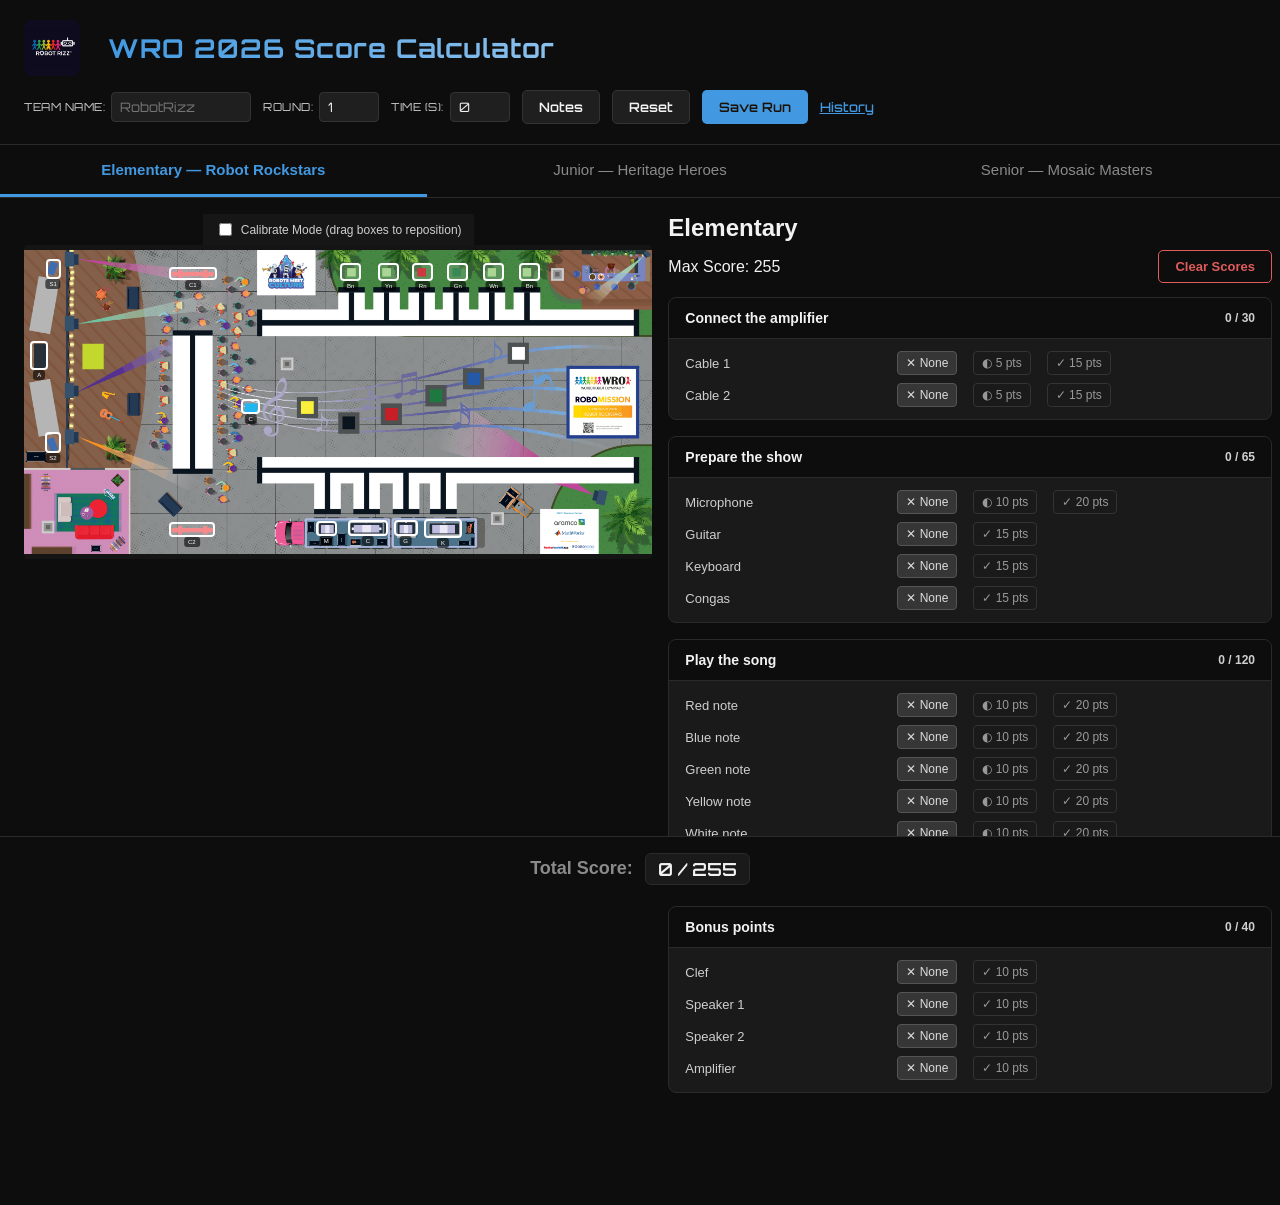
<file: index.html>
<!-- claude --resume 06b62b6b-a958-4733-b36c-44dbe9315587 -->
<!DOCTYPE html>
<html lang="en">
<head>
    <!-- Fix: when served at /wro2026-score-calculator (no trailing slash), relative paths
         (styles.css, script.js, GameField/...) resolve against the site root and 404.
         This adds the slash first. Leaves file:// and URLs ending in a file name alone. -->
    <script>
      if (location.protocol.indexOf('http') === 0 &&
          !location.pathname.endsWith('/') &&
          !/\.[a-z0-9]+$/i.test(location.pathname)) {
        location.replace(location.pathname + '/' + location.search + location.hash);
      }
    </script>
    <meta charset="UTF-8">
    <meta name="viewport" content="width=device-width, initial-scale=1.0">
    <title>WRO 2026 Score Calculator - TEST</title>
    <meta name="theme-color" content="#0F0C1F">
    <link rel="manifest" href="manifest.json">
    <link href="https://fonts.googleapis.com/css2?family=Orbitron:wght@400;600;700&display=swap" rel="stylesheet">
    <link rel="stylesheet" href="styles.css">
    <link rel="icon" href="icon.png" type="image/png">
</head>
<body>
    <header id="header">
        <div class="header-content">
            <div class="header-left">
                <img src="iconrb.png" alt="WRO Logo" class="logo">
            </div>
            <div class="header-title">
                WRO 2026 Score Calculator
            </div>
            <div class="header-controls">
                <div class="control-group">
                    <label for="team-name">Team Name:</label>
                    <input type="text" id="team-name" placeholder="RobotRizz">
                </div>
                <div class="control-group">
                    <label for="round-number">Round:</label>
                    <input type="number" id="round-number" min="1" value="1">   
                </div>
                <div class="control-group">
                    <label for="time-seconds">Time (s):</label>
                    <input type="number" id="time-seconds" min="0" value="0">
                </div>
                <div class="control-group control-group-notes">
                    <button type="button" class="btn-secondary" id="btn-open-notes">Notes</button>
                </div>
                <button class="btn-secondary" id="btn-reset">Reset</button>
                <button class="btn-primary" id="btn-save">Save Run</button>
                <button class="btn-danger btn-link" id="btn-history">History</button>
            </div>
        </div>
    </header>

    <div id="tabs">
        <button class="tab-btn" data-category="elementary">Elementary — Robot Rockstars</button>
        <button class="tab-btn" data-category="junior">Junior — Heritage Heroes</button>
        <button class="tab-btn" data-category="senior">Senior — Mosaic Masters</button>
    </div>

    <div id="main-container">
        <!-- Field Map Panel -->
        <div id="canvas-container">
            <div class="field-header">FIELD MAP — Elementary</div>
            <div id="calibrate-toolbar">
                <label><input type="checkbox" id="calibrate-toggle"> Calibrate Mode (drag boxes to reposition)</label>
                <button id="btn-export-coords" class="btn-secondary" style="display:none;">Export coordinates</button>
                <span id="calibrate-hint" style="display:none;"> This will NOT be saved!!! 
                    Drag box = move | Drag corner handle = resize | Click box = select | Arrow keys = nudge (Shift = bigger step)</span>
            </div>
            <div id="field-wrapper">
                <canvas id="field-canvas"></canvas>
                <div id="overlay-container"></div>
            </div>
            <div id="calibrate-output-panel">
                <div id="calibrate-output-header">
                    <span>Paste this into <code>precomputeFieldOverlays()</code> for this category:</span>
                    <div>
                        <button id="btn-copy-coords" class="btn-secondary">Copy</button>
                        <button id="btn-close-coords" class="btn-secondary">Close</button>
                    </div>
                </div>
                <textarea id="calibrate-output" readonly></textarea>
            </div>
        </div>

        <!-- Scoring Sidebar -->
        <div id="sidebar"></div>
    </div>

    <!-- Live Total Bar -->
    <div id="live-total">
        <div class="live-total-content">
            <span>Total Score:</span>
            <span id="total-score">0 / 0</span>
        </div>
    </div>

    <!-- History Modal (hidden by default) -->
    <section id="history-modal" class="modal hidden">
        <div class="modal-content">
            <h2>Run History</h2>
            <table id="history-table-element">
                <thead>
                    <tr>
                        <th>#</th>
                        <th>Team</th>
                        <th>Round</th>
                        <th>Score</th>
                        <th>Time (s)</th>
                        <th>Notes</th>
                        <th>Actions</th>
                    </tr>
                </thead>
                <tbody id="history-table-body">
                    <!-- History rows will be populated here -->
                </tbody>
            </table>
            <button class="btn-secondary" id="btn-close-history">Close</button>
        </div>
    </section>

    <!-- Notes Modal (hidden by default) -->
    <section id="notes-modal" class="modal hidden">
        <div class="modal-content notes-modal-content">
            <h2>Run Notes</h2>
            <p class="notes-modal-hint">Mistakes, errors, anything to remember for next round.</p>
            <textarea id="run-notes" placeholder="e.g. missed cable 2, robot stalled on turn 3, forgot to reset gyro..."></textarea>
            <button class="btn-primary" id="btn-close-notes">Done</button>
        </div>
    </section>

    <script src="script.js"></script>

    <!-- Register the offline-first service worker. This REPLACES the legacy cleanup script
         that used to live here: that script unregistered ALL service workers and deleted ALL
         caches on every load, which would have killed this SW immediately. Stale-cache cleanup
         now lives in sw.js's activate handler (whitelist-based), which only removes caches from
         older VERSION values. Relative './sw.js' gives scope '/' at the site root and scope
         '/wro2026-score-calculator/' under the portal prefix — no Service-Worker-Allowed needed.
         The http(s) guard keeps file:// double-click usage silent (file:// has no SW support). -->
    <script>
      if ('serviceWorker' in navigator && location.protocol.indexOf('http') === 0) {
        window.addEventListener('load', function () {
          navigator.serviceWorker.register('./sw.js').catch(function (err) {
            console.warn('Service worker registration failed:', err);
          });
        });
      }
    </script>
</body>
</html>
</file>
<file: styles.css>
/* ============================================
   WRO 2026 Score Calculator — Dark Theme
   ============================================ */

:root {
    --bg-page: #0d0d0d;
    --bg-card: #1a1a1a;
    --bg-card-hover: #212121;
    --bg-field-panel: #141414;
    --bg-header: #0d0d0d;
    --border-color: #2a2a2a;
    --text-primary: #f2f2f2;
    --text-secondary: #cfcfcf;
    --text-muted: #8a8a8a;
    --accent-primary: #4299e1; /* Soft blue for Elementary */
    --accent-success: #4caf80;
    --btn-bg: #1f1f1f;
    --btn-border: #333333;
    --btn-text: #aaaaaa;
    --danger: #e05c5c;
    --live-bar-height: 64px;
}

* {
    box-sizing: border-box;
}

html, body {
    margin: 0;
    padding: 0;
    background: var(--bg-page);
    color: var(--text-primary);
    font-family: 'Inter', -apple-system, BlinkMacSystemFont, 'Segoe UI', sans-serif;
}

body {
    padding-bottom: calc(var(--live-bar-height) + 16px);
}

button {
    font-family: inherit;
    cursor: pointer;
}

/* ============ HEADER ============ */
#header {
    background: var(--bg-header);
    border-bottom: 1px solid var(--border-color);
    padding: 16px 24px;
}

.header-content {
    display: flex;
    align-items: center;
    flex-wrap: wrap;
    gap: 14px 28px;
    padding: 4px 0;
}

.header-left {
    display: flex;
    align-items: center;
    gap: 12px;
}

.logo {
    height: 56px;
    width: 56px;
    border-radius: 8px;
    object-fit: cover;
}

.header-title {
    font-size: 26px;
    font-weight: 700;
    font-family: 'Orbitron', sans-serif;
    letter-spacing: 1px;
    background: linear-gradient(90deg, var(--accent-primary, #4da3ff), #ffffff, var(--accent-primary, #4da3ff));
    background-size: 200% auto;
    -webkit-background-clip: text;
    background-clip: text;
    color: transparent;
    animation: title-shine 6s linear infinite;
    flex: 1 1 auto;
    min-width: 240px;
}

@keyframes title-shine {
    0%   { background-position: 0% center; }
    100% { background-position: 200% center; }
}

.header-controls {
    display: flex;
    align-items: center;
    gap: 12px;
    flex-wrap: wrap;
}

.control-group {
    display: flex;
    align-items: center;
    gap: 6px;
    font-size: 13px;
    color: var(--text-secondary);
}
.control-group label {
    font-family: 'Orbitron', sans-serif;
    font-size: 11px;
    letter-spacing: 0.5px;
    text-transform: uppercase;
    color: var(--text-secondary);
}

.control-group input {
    background: var(--btn-bg);
    border: 1px solid var(--btn-border);
    color: var(--text-primary);
    border-radius: 4px;
    padding: 6px 8px;
    font-family: 'Orbitron', sans-serif;
    font-size: 13px;
}
.control-group textarea {
    font-family: 'Orbitron', sans-serif;
    font-size: 13px;
}

.control-group input#team-name {
    width: 140px;
}

.control-group input#round-number,
.control-group input#time-seconds {
    width: 60px;
}

.btn-secondary, .btn-primary, .btn-danger, .btn-link {
    border-radius: 5px;
    padding: 8px 16px;
    font-size: 13px;
    font-weight: 600;
    border: 1px solid transparent;
    transition: filter 0.15s ease;
}

/* Specific buttons: Notes, Save Run, History, Reset - Orbitron font */
#btn-open-notes,
#btn-save,
#btn-history,
#btn-reset {
    font-family: 'Orbitron', sans-serif;
}

/* Scale up animation for specific buttons on hover */
#btn-open-notes:hover,
#btn-save:hover,
#btn-history:hover,
#btn-reset:hover {
    transform: scale(1.05);
    transition: transform 0.2s ease;
}

.btn-secondary {
    background: var(--btn-bg);
    border-color: var(--btn-border);
    color: var(--text-primary);
}

.btn-primary {
    background: var(--accent-primary);
    color: #1a1005;
}

.btn-danger {
    background: transparent;
    border-color: var(--danger);
    color: var(--danger);
}

.btn-secondary:hover, .btn-primary:hover, .btn-danger:hover {
    filter: brightness(1.15);
}

.btn-link {
    background: none;
    border: none;
    color: var(--accent-primary);
    text-decoration: underline;
    font-weight: 500;
    padding: 0;
}

/* Scale up animation for specific buttons on hover */
#btn-open-notes:hover,
#btn-save:hover,
#btn-history:hover {
    transform: scale(1.05);
    transition: transform 0.2s ease;
}

/* Scoring item buttons */
.btn-item {
    background: #1f1f1f;
    border: 1px solid #333;
    color: #999;
    border-radius: 4px;
    padding: 4px 8px;
    font-size: 12px;
    font-weight: 500;
    transition: background 0.2s, border-color 0.2s;
}
.btn-item:hover {
    border-color: #555;
    color: #ccc;
}
.btn-item.none,
.btn-item.partial,
.btn-item.full {
    background: #1f1f1f;
    border: 1px solid #333;
    color: #999;
}
.btn-item.active-none {
    background: #2a2a2a;
    border-color: #555;
    color: #ddd;
}
.btn-item.active-partial {
    background: #3a3a3a;
    border-color: #6b6b6b;
    color: #e8e8e8;
}
.btn-item.active-full {
    background: #4a4a4a;
    border-color: #8a8a8a;
    color: #ffffff;
}

/* Bonus star items */
.item-row .btn-bonus {
    background: none;
    border: none;
    font-size: 20px;
    color: var(--btn-border);
}
.item-row .btn-bonus.active {
    color: #f0c419;
}

/* ============ TAB NAVIGATION ============ */
#tabs {
    display: flex;
    border-bottom: 1px solid var(--border-color);
    background: var(--bg-page);
}
.tab-btn {
    flex: 1 1 33.33%;
    background: transparent;
    border: none;
    color: var(--text-muted);
    font-size: 15px;
    font-weight: 500;
    padding: 16px 8px;
    border-bottom: 3px solid transparent;
    transition: color 0.15s ease, border-color 0.15s ease;
}
.tab-btn:hover {
    color: var(--text-secondary);
}
.tab-btn.active {
    color: var(--accent-primary);
    border-bottom-color: var(--accent-primary);
    font-weight: 600;
}

/* ============ MAIN LAYOUT — 51/49 SPLIT ============ */
#main-container {
    display: flex;
    align-items: flex-start;
    gap: 16px;
    padding: 16px 24px;
}

/* ============ FIELD MAP PANEL ============ */
#canvas-container {
    flex: 0 0 51%;
    max-width: 51%;
    background: transparent;
    border: none;
    border-radius: 0;
    display: flex;
    flex-direction: column;
    align-items: center;
    gap: 0; /* removed gap between header and field-wrapper */
    position: sticky;
    top: 16px;
    padding: 0; /* removed padding to let inner elements use full width */
}
.field-header {
    align-self: flex-start;
    font-size: 11px;
    letter-spacing: 0.08em;
    text-transform: uppercase;
    color: var(--text-muted);
    font-weight: 600;
    display: none; /* hide the redundant label */
}

/* Wrapper for the canvas and overlay - takes remaining vertical space */
#field-wrapper {
    position: relative;
    flex: 1 1 auto; /* take remaining space */
    width: 100%;
    display: flex;
    justify-content: center;
    align-items: center;
    overflow: hidden;
}

/* The canvas itself */
#field-canvas {
    width: 100%;
    height: 100%;
    max-width: none;
    max-height: none;
    object-fit: contain;
    border-radius: 4px;
    display: block;
}

/* Overlay container for color-coded boxes */
#overlay-container {
    position: absolute;
    top: 0;
    left: 0;
    width: 100%;
    height: 100%;
    pointer-events: none; /* Will be set to auto on individual boxes */
}

/* ============ SCORING SIDEBAR ============ */
#sidebar {
    flex: 0 0 49%;
    max-width: 49%;
}

/* Sidebar header */
.sidebar-header {
    display: flex;
    flex-direction: column;
    gap: 8px;
    margin-bottom: 14px;
}
.header-actions {
    display: flex;
    justify-content: space-between;
    align-items: center;
    flex-wrap: wrap;
}
.sidebar-header h2 {
    margin: 0;
    font-size: 1.5rem;
}

/* Section card */
.section-card {
    background: var(--bg-card);
    border: 1px solid var(--border-color);
    border-radius: 8px;
    margin-bottom: 16px;
    overflow: hidden;
}
.section-header {
    display: flex;
    justify-content: space-between;
    align-items: center;
    padding: 12px 16px;
    background: var(--bg-header);
    border-bottom: 1px solid var(--border-color);
    cursor: pointer;
}
.section-header h3 {
    margin: 0;
    font-size: 14px;
    font-weight: 600;
    color: var(--text-primary);
}
.section-status {
    font-size: 12px;
    font-style: italic;
    color: var(--text-muted);
}
.section-status.partial {
    color: #ecc94b;
    font-style: normal;
}
.section-status.full {
    color: #22c55e;
    font-style: normal;
}
.section-score {
    font-size: 12px;
    font-weight: 600;
    color: var(--text-secondary);
}
.section-content {
    padding: 12px 16px;
    display: grid;
    gap: 8px;
}
.section-content.collapsed {
    display: none;
}

/* Item row */
.item-row {
    display: flex;
    align-items: center;
    gap: 12px;
}
.item-label {
    flex: 0 0 200px;
    font-size: 13px;
    color: var(--text-secondary);
}
.item-controls {
    display: flex;
    gap: 8px;
    flex-wrap: wrap;
    align-items: center;
    justify-content: space-between;
}

/* Live total bar */
#live-total {
    position: fixed;
    bottom: 0;
    left: 0;
    right: 0;
    height: var(--live-bar-height);
    background: var(--bg-header);
    border-top: 1px solid var(--border-color);
    display: flex;
    align-items: center;
    justify-content: center;
    gap: 24px;
    z-index: 100;
}
.live-total-content {
    display: flex;
    align-items: center;
    gap: 12px;
    font-size: 18px;
    font-weight: 600;
}
.live-total-content span:first-child {
    color: var(--text-muted);
}
.live-total-content span#total-score {
    font-family: 'Orbitron', sans-serif;
    background: var(--bg-card);
    padding: 4px 12px;
    border-radius: 6px;
    border: 1px solid var(--border-color);
}

/* History Modal (hidden by default) */
.modal {
    position: fixed;
    top: 0;
    left: 0;
    width: 100%;
    height: 100%;
    background: rgba(0, 0, 0, 0.5);
    display: flex;
    align-items: center;
    justify-content: center;
    z-index: 1000;
    opacity: 0;
    pointer-events: none;
    transition: opacity 0.2s ease;
}
.modal.show {
    opacity: 1;
    pointer-events: all;
}
.modal.hidden {
    display: none;
}
.modal-content {
    background: var(--bg-card);
    border-radius: 8px;
    padding: 32px; /* increased padding */
    width: 90%;
    max-width: 800px;
    min-width: 600px;
    position: relative;
    box-shadow: 0 4px 12px rgba(0,0,0,0.5);
}
.modal-content h2 {
    margin-top: 0;
}
.modal-content table {
    width: 100%;
    border-collapse: collapse;
    margin: 16px 0;
}
.modal-content th,
.modal-content td {
    padding: 12px; /* increased padding */
    border-bottom: 1px solid var(--border-color);
}
.modal-content th {
    background: var(--bg-card);
    color: var(--text-muted);
    font-weight: 600;
    text-align: left;
}
.modal-content tbody tr:hover {
    background: var(--bg-card-hover);
}
.modal-content .btn-secondary {
    margin-top: 16px;
    align-self: flex-end;
}

/* Delete button in history modal - match danger style */
.btn-delete {
    background: transparent;
    border-color: var(--danger);
    color: var(--danger);
    border-radius: 5px;
    padding: 8px 16px;
    font-size: 13px;
    font-weight: 600;
    border: 1px solid transparent;
    transition: filter 0.15s ease;
}
.btn-delete:hover {
    filter: brightness(1.15);
}

/* ============ RESPONSIVE ============ */

@media (max-width: 900px) {
    #main-container {
        flex-direction: column;
    }
    #canvas-container, #sidebar {
        flex: 1 1 100%;
        max-width: 100%;
        position: static;
        max-height: none;
    }
    #field-canvas {
        max-height: 60vh;
    }
    .header-content {
        flex-direction: column;
        align-items: flex-start;
    }
}

/* ============ CALIBRATE MODE ============ */
#calibrate-toolbar {
    display: flex;
    align-items: center;
    flex-wrap: wrap;
    gap: 12px;
    padding: 6px 12px;
    font-size: 12px;
    color: var(--text-secondary, #ccc);
    background: rgba(255,255,255,0.04);
}
#calibrate-toolbar label {
    display: flex;
    align-items: center;
    gap: 6px;
    cursor: pointer;
    user-select: none;
}
#calibrate-hint {
    opacity: 0.7;
    font-size: 11px;
}
#calibrate-output-panel {
    display: none;
    padding: 10px 12px;
    background: rgba(0,0,0,0.25);
    border-top: 1px solid rgba(255,255,255,0.1);
}
#calibrate-output-header {
    display: flex;
    justify-content: space-between;
    align-items: center;
    font-size: 12px;
    margin-bottom: 6px;
    color: var(--text-secondary, #ccc);
}
#calibrate-output-header div {
    display: flex;
    gap: 8px;
}
#calibrate-output {
    width: 100%;
    height: 180px;
    font-family: 'SFMono-Regular', Consolas, monospace;
    font-size: 11px;
    line-height: 1.5;
    background: #1a1a1a;
    color: #d4d4d4;
    border: 1px solid rgba(255,255,255,0.15);
    border-radius: 4px;
    padding: 8px;
    resize: vertical;
}

/* ============ OVERLAY BOX STYLES ============ */
.overlay-box {
    position: absolute;
    border-radius: 4px;
    border: 2px solid transparent;
    pointer-events: auto;
    cursor: pointer;
    transition: background-color 0.15s ease, border-color 0.15s ease;
}
.overlay-box.calibrate-mode {
    cursor: move;
    background: rgba(255, 200, 0, 0.18) !important;
    border-color: rgba(255, 200, 0, 0.7) !important;
}
.overlay-box.calibrate-selected {
    outline: 2px dashed #fff;
    outline-offset: 2px;
    z-index: 5;
}
.overlay-resize-handle {
    position: absolute;
    right: -6px;
    bottom: -6px;
    width: 12px;
    height: 12px;
    background: #fff;
    border: 2px solid #333;
    border-radius: 2px;
    cursor: nwse-resize;
}
.overlay-box.overlay-none {
    background: rgba(255, 255, 255, 0.12);
    border-color: #ffffff;
}
.overlay-box.overlay-partial {
    background: rgba(232, 130, 60, 0.40);
    border-color: #e8823c;
}
.overlay-box.overlay-full {
    background: rgba(76, 175, 128, 0.40);
    border-color: #4caf80;
}

/* ============ OVERLAY LABEL ============ */

.overlay-label {
    position: absolute;
    bottom: -12px;
    left: 50%;
    transform: translateX(-50%);
    background: rgba(0,0,0,0.6);
    color: #fff;
    font-size: 6px;
    font-weight: 500;
    padding: 2px 4px;
    border-radius: 3px;
    white-space: nowrap;
    pointer-events: none;
    overflow: visible;
}

/* Color Legend */
.color-legend {
  display: flex;
  align-items: center;
  gap: 8px;
  margin-top: 12px;
  font-size: 13px;
  color: var(--text-secondary);
}
.legend-swatch {
  width: 12px;
  height: 12px;
  border-radius: 2px;
  display: inline-block;
}
.legend-none {
  background: rgba(255,255,255,0.12);
  border: 1px solid rgba(255,255,255,0.2);
}
.legend-partial {
  background: rgba(232,130,60,0.40);
  border: 1px solid #e8823c;
}
.legend-full {
  background: rgba(76,175,128,0.40);
  border: 1px solid #4caf80;
}
.legend-label {
  margin-left: 4px;
}

/* Slider styling for dirt and cement */
/* Dirt slider redesign */
/* Dirt slider redesign */
input[type=range].dirt-slider {
    -webkit-appearance: none;

    -moz-appearance: none;
    appearance: none;
    width: 100%;
    height: 4px;
    background: #3a3a3a;
    border-radius: 999px;
    outline: none;
    margin: 0;
    padding: 0;
    background-image: linear-gradient(to right, #ffffff var(--progress-width, 0%), #3a3a3a 0%);
    background-size: 100% 100%;
    background-repeat: no-repeat;
    flex: 1 1 auto;
}
input[type=range].dirt-slider::-webkit-slider-thumb,
input[type=range].dirt-slider::-moz-range-thumb {
    -webkit-appearance: none;
    appearance: none;
    width: 16px;
    height: 16px;
    background: #fff;
    border-radius: 50%;
    border: none;
    box-shadow: 0 1px 3px rgba(0,0,0,0.5);
    margin-top: -6px;
    transition: transform 150ms ease-out;
    cursor: pointer;
}
input[type=range].dirt-slider::-ms-thumb {
    -webkit-appearance: none;
    appearance: none;
    width: 16px;
    height: 16px;
    background: #fff;
    border-radius: 50%;
    border: none;
    box-shadow: 0 1px 3px rgba(0,0,0,0.5);
    margin-top: -6px;
}
input[type=range].dirt-slider:hover::-webkit-slider-thumb,
input[type=range].dirt-slider:focus::-webkit-slider-thumb,
input[type=range].dirt-slider:hover::-moz-range-thumb,
input[type=range].dirt-slider:focus::-moz-range-thumb {
    transform: scale(1.2);
    box-shadow: 0 0 0 8px rgba(255,255,255,0.15), 0 1px 3px rgba(0,0,0,0.5);
}
input[type=range].dirt-slider:active::-webkit-slider-thumb,
input[type=range].dirt-slider:active::-moz-range-thumb {
    transform: scale(1.2);
    box-shadow: 0 0 0 6px rgba(255,255,255,0.1), 0 1px 3px rgba(0,0,0,0.5);
    cursor: grabbing;
}
.score-number {
    flex-shrink: 0;
}
.section-card.full-section {
    outline: 2px solid #4caf80;
    border-radius: 4px;
}

/* Run Notes styling */
.control-group-notes textarea {
    resize: vertical;
    min-height: 28px;
    max-height: 80px;
    font-family: inherit;
    font-size: inherit;
}

.history-notes-cell {
    max-width: 140px;
    white-space: nowrap;
    overflow: hidden;
    text-overflow: ellipsis;
    cursor: help;
}

/* Notes Modal specific styles */
.notes-modal-content {
    width: min(600px, 90vw);
}
.notes-modal-hint {
    color: var(--text-secondary);
    font-size: 12px;
    margin: -4px 0 10px;
}
#run-notes {
    width: 100%;
    min-height: 220px;
    resize: vertical;
    font-family: inherit;
    font-size: 14px;
    line-height: 1.5;
    padding: 10px;
    border-radius: 6px;
    background: var(--btn-bg);
    border: 1px solid var(--btn-border);
    color: var(--text-primary);
}
#notes-modal .btn-primary {
    margin-top: 12px;
}

/* Notes button indicator */
.btn-secondary.has-notes {
    position: relative;
}
.btn-secondary.has-notes::after {
    content: '•';
    position: absolute;
    top: 8px;
    right: 10px;
    font-size: 10px;
    color: var(--accent-success);
}
</file>
